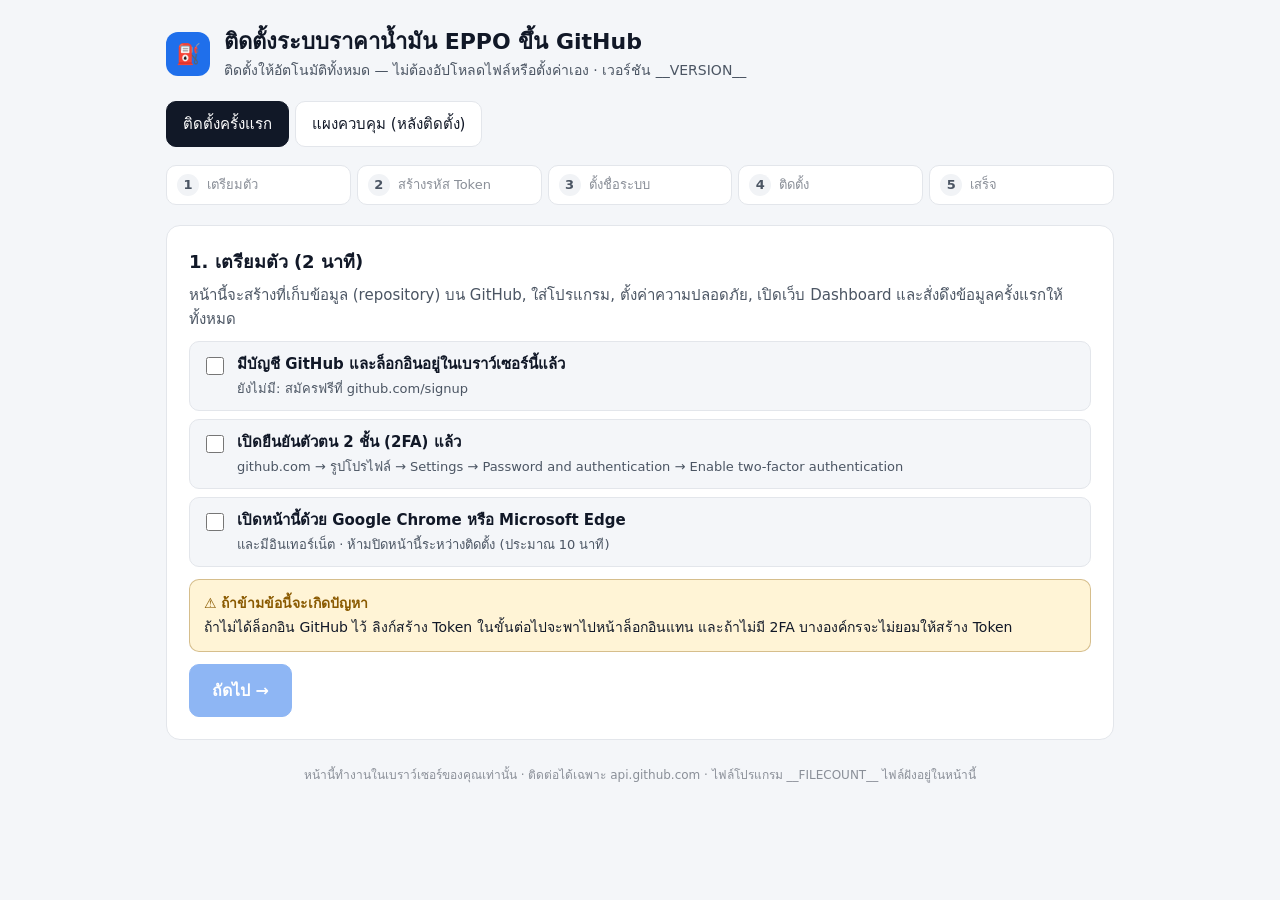
<file: installer/template.html>
<!doctype html>
<html lang="th">
<head>
<meta charset="utf-8">
<meta name="viewport" content="width=device-width, initial-scale=1">
<!-- This page talks ONLY to api.github.com. The token you paste stays in this browser tab's memory and is never saved. -->
<meta http-equiv="Content-Security-Policy" content="default-src 'none'; script-src 'unsafe-inline'; style-src 'unsafe-inline'; connect-src https://api.github.com; img-src data:; base-uri 'none'; form-action 'none'">
<meta name="referrer" content="no-referrer">
<title>ติดตั้งระบบราคาน้ำมัน EPPO</title>
<style>
:root {
  --page: #f4f6f9; --surface: #ffffff; --ink: #111827; --ink-2: #4b5563; --muted: #8a8f98; --line: #e3e6eb;
  --accent: #1f6feb; --accent-ink: #ffffff; --accent-soft: #e8f0fd; --good: #137333; --good-soft: #e6f4ea;
  --warn: #8a5a00; --warn-soft: #fff4d6; --bad: #b3261e; --bad-soft: #fdecea; --code: #f1f3f6;
}
@media (prefers-color-scheme: dark) {
  :root { --page: #0f1115; --surface: #171a20; --ink: #f2f4f7; --ink-2: #c3c8d0; --muted: #8a8f98; --line: #2a2f37;
    --accent: #4c8ff5; --accent-ink: #0b1220; --accent-soft: #19253a; --good: #4cc27a; --good-soft: #13261b;
    --warn: #f0b64a; --warn-soft: #2b2312; --bad: #f28b82; --bad-soft: #2c1714; --code: #20242c; color-scheme: dark; }
}
* { box-sizing: border-box; }
body { margin: 0; background: var(--page); color: var(--ink); font: 15px/1.6 "Leelawadee UI", "Noto Sans Thai", "Segoe UI", system-ui, -apple-system, sans-serif; }
.wrap { max-width: 980px; margin: 0 auto; padding: 28px 16px 60px; }
header.top { display: flex; align-items: center; gap: 14px; margin-bottom: 20px; }
.logo { width: 44px; height: 44px; border-radius: 12px; background: var(--accent); color: var(--accent-ink); display: grid; place-items: center; font-weight: 700; font-size: 20px; flex: none; }
h1 { font-size: 22px; margin: 0; line-height: 1.3; }
.sub { color: var(--ink-2); margin: 2px 0 0; font-size: 14px; }
.steps { display: grid; grid-template-columns: repeat(5, 1fr); gap: 6px; margin: 18px 0 20px; padding: 0; counter-reset: s; }
.steps li { list-style: none; background: var(--surface); border: 1px solid var(--line); border-radius: 10px; padding: 8px 10px; font-size: 13px; color: var(--muted); display: flex; gap: 8px; align-items: center; }
.steps li::before { counter-increment: s; content: counter(s); width: 22px; height: 22px; border-radius: 50%; display: grid; place-items: center; font-weight: 700; background: var(--code); color: var(--ink-2); flex: none; }
.steps li.on { color: var(--ink); border-color: var(--accent); }
.steps li.on::before { background: var(--accent); color: var(--accent-ink); }
.steps li.done { color: var(--good); }
.steps li.done::before { content: "✓"; background: var(--good); color: #fff; }
@media (max-width: 720px) { .steps { grid-template-columns: 1fr 1fr; } }
.card { background: var(--surface); border: 1px solid var(--line); border-radius: 14px; padding: 22px; margin-bottom: 16px; }
.card h2 { font-size: 18px; margin: 0 0 6px; }
.card p { margin: 6px 0; }
.muted { color: var(--ink-2); }
.row { display: flex; flex-wrap: wrap; gap: 10px; align-items: center; }
button, .btn { font: inherit; border: 1px solid var(--line); background: var(--surface); color: var(--ink); border-radius: 10px; padding: 10px 16px; cursor: pointer; text-decoration: none; display: inline-flex; align-items: center; gap: 8px; }
button.primary, .btn.primary { background: var(--accent); color: var(--accent-ink); border-color: var(--accent); font-weight: 600; }
button.big { padding: 13px 22px; font-size: 16px; }
button:disabled { opacity: .5; cursor: not-allowed; }
button:focus-visible, .btn:focus-visible, input:focus-visible { outline: 3px solid var(--accent-soft); outline-offset: 1px; border-color: var(--accent); }
label.f { display: block; font-weight: 600; margin: 14px 0 6px; }
input[type=text], input[type=password] { font: inherit; width: 100%; padding: 11px 12px; border-radius: 10px; border: 1px solid var(--line); background: var(--page); color: var(--ink); }
.hint { font-size: 13px; color: var(--ink-2); }
.note { border-radius: 10px; padding: 12px 14px; margin: 12px 0; font-size: 14px; }
.note > b:first-child { display: block; margin-bottom: 2px; }
.note.warn { background: var(--warn-soft); color: var(--ink); border: 1px solid color-mix(in srgb, var(--warn) 35%, transparent); }
.note.warn > b:first-child { color: var(--warn); }
.note.bad { background: var(--bad-soft); border: 1px solid color-mix(in srgb, var(--bad) 35%, transparent); }
.note.bad > b:first-child { color: var(--bad); }
.note.ok { background: var(--good-soft); border: 1px solid color-mix(in srgb, var(--good) 35%, transparent); }
.note.ok > b:first-child { color: var(--good); }
.note.info { background: var(--accent-soft); border: 1px solid color-mix(in srgb, var(--accent) 30%, transparent); }
ol.how { margin: 8px 0; padding-left: 22px; }
ol.how li { margin: 6px 0; }
code { background: var(--code); border-radius: 5px; padding: 1px 6px; font-family: ui-monospace, Consolas, monospace; font-size: 13px; }
.checks { display: grid; gap: 8px; margin: 10px 0; }
.checks label { display: flex; gap: 10px; align-items: flex-start; background: var(--page); border: 1px solid var(--line); border-radius: 10px; padding: 10px 12px; cursor: pointer; }
.checks input { margin-top: 5px; width: 18px; height: 18px; flex: none; }
.tasks { list-style: none; padding: 0; margin: 10px 0; display: grid; gap: 6px; }
.tasks li { display: grid; grid-template-columns: 28px 1fr auto; gap: 10px; align-items: start; padding: 10px 12px; border: 1px solid var(--line); border-radius: 10px; background: var(--page); }
.tasks .ic { width: 24px; height: 24px; border-radius: 50%; display: grid; place-items: center; font-size: 13px; font-weight: 700; background: var(--code); color: var(--muted); }
.tasks li.run .ic { background: var(--accent); color: var(--accent-ink); animation: pulse 1.2s ease-in-out infinite; }
.tasks li.ok .ic { background: var(--good); color: #fff; }
.tasks li.warn .ic { background: var(--warn); color: #fff; }
.tasks li.fail .ic { background: var(--bad); color: #fff; }
.tasks .t { font-weight: 600; }
.tasks .d { font-size: 13px; color: var(--ink-2); }
.tasks .tm { font-size: 12px; color: var(--muted); font-variant-numeric: tabular-nums; }
@keyframes pulse { 50% { opacity: .55; } }
@media (prefers-reduced-motion: reduce) { .tasks li.run .ic { animation: none; } }
.bar { height: 8px; border-radius: 99px; background: var(--code); overflow: hidden; margin: 10px 0 4px; }
.bar i { display: block; height: 100%; width: 0; background: var(--accent); }
.done-box { text-align: center; padding: 10px 0; }
.done-box .url { font-family: ui-monospace, Consolas, monospace; background: var(--code); padding: 8px 12px; border-radius: 8px; display: inline-block; margin: 8px 0; word-break: break-all; }
.tabs { display: flex; gap: 6px; margin-bottom: 14px; }
.tabs button[aria-selected=true] { background: var(--ink); color: var(--surface); border-color: var(--ink); }
.runs { width: 100%; border-collapse: collapse; font-size: 14px; }
.runs th, .runs td { text-align: left; padding: 8px; border-bottom: 1px solid var(--line); }
footer { color: var(--muted); font-size: 12px; text-align: center; margin-top: 26px; }
[hidden] { display: none !important; }
</style>
</head>
<body>
<div class="wrap">
  <header class="top">
    <div class="logo">⛽</div>
    <div>
      <h1>ติดตั้งระบบราคาน้ำมัน EPPO ขึ้น GitHub</h1>
      <p class="sub">ติดตั้งให้อัตโนมัติทั้งหมด — ไม่ต้องอัปโหลดไฟล์หรือตั้งค่าเอง · เวอร์ชัน __VERSION__</p>
    </div>
  </header>

  <div class="tabs" role="tablist">
    <button type="button" role="tab" id="tab-install" aria-selected="true">ติดตั้งครั้งแรก</button>
    <button type="button" role="tab" id="tab-manage" aria-selected="false">แผงควบคุม (หลังติดตั้ง)</button>
  </div>

  <!-- ===================================================== INSTALL -->
  <div id="view-install">
  <ol class="steps" id="stepper">
    <li data-s="1">เตรียมตัว</li><li data-s="2">สร้างรหัส Token</li><li data-s="3">ตั้งชื่อระบบ</li><li data-s="4">ติดตั้ง</li><li data-s="5">เสร็จ</li>
  </ol>

  <section class="card" data-page="1">
    <h2>1. เตรียมตัว (2 นาที)</h2>
    <p class="muted">หน้านี้จะสร้างที่เก็บข้อมูล (repository) บน GitHub, ใส่โปรแกรม, ตั้งค่าความปลอดภัย, เปิดเว็บ Dashboard และสั่งดึงข้อมูลครั้งแรกให้ทั้งหมด</p>
    <div class="checks">
      <label><input type="checkbox" class="pre"> <span><b>มีบัญชี GitHub และล็อกอินอยู่ในเบราว์เซอร์นี้แล้ว</b><br><span class="hint">ยังไม่มี: สมัครฟรีที่ github.com/signup</span></span></label>
      <label><input type="checkbox" class="pre"> <span><b>เปิดยืนยันตัวตน 2 ชั้น (2FA) แล้ว</b><br><span class="hint">github.com → รูปโปรไฟล์ → Settings → Password and authentication → Enable two-factor authentication</span></span></label>
      <label><input type="checkbox" class="pre"> <span><b>เปิดหน้านี้ด้วย Google Chrome หรือ Microsoft Edge</b><br><span class="hint">และมีอินเทอร์เน็ต · ห้ามปิดหน้านี้ระหว่างติดตั้ง (ประมาณ 10 นาที)</span></span></label>
    </div>
    <div class="note warn"><b>⚠ ถ้าข้ามข้อนี้จะเกิดปัญหา</b>ถ้าไม่ได้ล็อกอิน GitHub ไว้ ลิงก์สร้าง Token ในขั้นต่อไปจะพาไปหน้าล็อกอินแทน และถ้าไม่มี 2FA บางองค์กรจะไม่ยอมให้สร้าง Token</div>
    <div class="row"><button class="primary big" id="go2" type="button" disabled>ถัดไป →</button></div>
  </section>

  <section class="card" data-page="2" hidden>
    <h2>2. สร้างรหัส Token (กุญแจชั่วคราวให้หน้านี้ติดตั้งแทนคุณ)</h2>
    <ol class="how">
      <li>กดปุ่มสีน้ำเงินด้านล่าง → GitHub จะเปิดหน้า <b>New personal access token (classic)</b> ในแท็บใหม่ โดยกรอกไว้ให้แล้ว</li>
      <li>ช่อง <b>Expiration</b> เลือก <b>7 days</b></li>
      <li>ตรวจว่ามีเครื่องหมายถูกที่ <code>repo</code> และ <code>workflow</code> (ติ๊กไว้ให้แล้ว — <b>ห้ามเอาออก</b>)</li>
      <li>เลื่อนลงล่างสุด กด <b>Generate token</b> (สีเขียว)</li>
      <li>กดปุ่มคัดลอก 📋 ข้างรหัสที่ขึ้นต้นด้วย <code>ghp_</code> แล้วกลับมาวางในช่องด้านล่าง</li>
    </ol>
    <div class="row"><a class="btn primary" id="tokLink" href="https://github.com/settings/tokens/new?scopes=repo,workflow&amp;description=EPPO-oil-price-installer" target="_blank" rel="noopener noreferrer">🔑 เปิดหน้าสร้าง Token บน GitHub</a></div>
    <div class="note warn"><b>⚠ จุดที่ถ้าไม่ทำ ระบบจะติดตั้งไม่ผ่าน</b>
      ถ้าไม่ได้ติ๊ก <code>workflow</code> ขั้น "อัปโหลดโปรแกรม" จะล้มเหลว (GitHub ไม่ยอมให้วางไฟล์ตั้งเวลาอัตโนมัติ) · รหัส Token จะแสดง<b>ครั้งเดียว</b> ถ้าปิดหน้าไปก่อนคัดลอกต้องสร้างใหม่</div>
    <label class="f" for="token">วางรหัส Token ที่นี่</label>
    <input type="password" id="token" autocomplete="off" spellcheck="false" placeholder="ghp_xxxxxxxxxxxxxxxxxxxx">
    <p class="hint">🔒 รหัสนี้อยู่ในหน้านี้เท่านั้น ไม่ถูกบันทึกที่ไหน และส่งไปที่ api.github.com เท่านั้น · หลังติดตั้งเสร็จให้ลบทิ้ง (มีปุ่มพาไปลบในขั้นสุดท้าย)</p>
    <div id="tokMsg"></div>
    <div class="row"><button type="button" id="back1">← ย้อนกลับ</button><button class="primary big" id="checkTok" type="button">ตรวจรหัส แล้วไปต่อ →</button></div>
  </section>

  <section class="card" data-page="3" hidden>
    <h2>3. ตั้งชื่อระบบ</h2>
    <p>บัญชี GitHub: <b id="who">—</b></p>
    <label class="f" for="repo">ชื่อที่เก็บข้อมูล (repository) — ใช้ภาษาอังกฤษ ตัวเลข หรือขีด <code>-</code> เท่านั้น</label>
    <input type="text" id="repo" value="eppo-oil-price" autocomplete="off" spellcheck="false">
    <p class="hint">ลิงก์ Dashboard จะเป็น <code id="urlPreview">https://…github.io/eppo-oil-price/</code></p>
    <div id="repoMsg"></div>
    <div class="note info"><b>ℹ ทำไมต้องเป็นแบบสาธารณะ (Public)</b>GitHub เปิดเว็บ Dashboard ให้ฟรีเฉพาะที่เก็บแบบ Public · ข้อมูลราคาน้ำมันเป็นข้อมูลสาธารณะของรัฐ และระบบนี้ไม่มีรหัสผ่านใด ๆ อยู่ข้างใน · <b>ห้ามนำไฟล์ภายในบริษัทไปใส่ในที่เก็บนี้</b></div>
    <div class="row"><button type="button" id="back2">← ย้อนกลับ</button><button class="primary big" id="startInstall" type="button">🚀 เริ่มติดตั้ง</button></div>
  </section>

  <section class="card" data-page="4" hidden>
    <h2>4. กำลังติดตั้ง… ห้ามปิดหน้านี้</h2>
    <div class="bar"><i id="prog"></i></div><p class="hint" id="progTxt">0%</p>
    <ul class="tasks" id="tasks"></ul>
    <div id="installMsg"></div>
    <div class="row" id="failActions" hidden>
      <button type="button" id="retryInstall" class="primary">ลองอีกครั้งจากขั้นที่ล้มเหลว</button>
      <button type="button" id="newToken">ใส่ Token ใหม่ แล้วทำต่อ</button>
      <a class="btn" id="logLink" href="#" target="_blank" rel="noopener noreferrer" hidden>เปิดหน้า Log บน GitHub</a>
    </div>
  </section>

  <section class="card" data-page="5" hidden>
    <div class="done-box">
      <div style="font-size:44px">🎉</div>
      <h2>ติดตั้งเสร็จแล้ว</h2>
      <p class="muted">ระบบจะดึงราคาเองทุกวันเวลาประมาณ 10:05 น. (และรอบสำรอง 11:35 น.) โดยไม่ต้องเปิดคอมพิวเตอร์</p>
      <div class="url" id="siteUrl">—</div>
      <div class="row" style="justify-content:center;margin-top:8px"><a class="btn primary big" id="openSite" href="#" target="_blank" rel="noopener noreferrer">📊 เปิด Dashboard</a>
        <a class="btn" id="openRepo" href="#" target="_blank" rel="noopener noreferrer">เปิดที่เก็บบน GitHub</a></div>
      <p class="hint">ถ้าเปิดแล้วขึ้น 404 ให้รอ 1–2 นาทีแล้วกดรีเฟรช (GitHub กำลังเผยแพร่เว็บครั้งแรก)</p>
    </div>
    <div class="note warn"><b>⚠ ขั้นสุดท้ายที่ต้องทำ: ลบ Token</b>เพื่อความปลอดภัย กดปุ่มด้านล่าง → หา Token ชื่อ <code>EPPO-oil-price-installer</code> → กด <b>Delete</b> · (ถ้าจะใช้แผงควบคุมภายหลัง ค่อยสร้าง Token ใหม่ได้)</div>
    <div class="row"><a class="btn" href="https://github.com/settings/tokens" target="_blank" rel="noopener noreferrer">🗑 ไปหน้าลบ Token</a></div>
    <div class="note info"><b>ℹ ข้อมูลย้อนหลังกำลังดึงต่อบน GitHub (ประมาณ 1–1.5 ชั่วโมง)</b>Dashboard ใช้ข้อมูลตั้งต้นที่แนบมาได้ทันที (ราคาทุกแบรนด์ 1 ม.ค. – 10 ก.ค. 2561 จากคลังข้อมูลปุ่ม Generate ของ สนพ. + ราคา ปตท. 2561–ปัจจุบัน) · เมื่อดึงย้อนหลังเสร็จ จะมีรายละเอียดภาษี/กองทุน/ค่าการตลาดครบทุกวัน และ Dashboard อัปเดตเอง · ปิดหน้านี้ได้เลย</div>
    <div class="note info"><b>ℹ บันทึกลิงก์ Dashboard ไว้</b>กด <code>Ctrl</code>+<code>D</code> ในหน้า Dashboard เพื่อบุ๊กมาร์ก หรือแชร์ลิงก์ให้เพื่อนร่วมงาน (ทุกคนเปิดดูได้ แต่แก้ข้อมูลไม่ได้)</div>
    <div id="doneWarn"></div>
  </section>
  </div>

  <!-- ===================================================== MANAGE -->
  <div id="view-manage" hidden>
    <section class="card">
      <h2>แผงควบคุม</h2>
      <p class="muted">ใช้เมื่ออยากสั่งดึงข้อมูลทันที ดูว่าระบบรันสำเร็จไหม หรือแก้ปัญหา — ต้องใช้ Token (สร้างแบบเดียวกับขั้นที่ 2)</p>
      <div class="row" style="align-items:flex-end">
        <div style="flex:2;min-width:220px"><label class="f" for="mToken">Token</label><input type="password" id="mToken" autocomplete="off" placeholder="ghp_…"></div>
        <div style="flex:1;min-width:160px"><label class="f" for="mRepo">ชื่อ repository</label><input type="text" id="mRepo" value="eppo-oil-price" autocomplete="off"></div>
        <button class="primary" type="button" id="mConnect">เชื่อมต่อ</button>
      </div>
      <div id="mMsg"></div>
    </section>
    <section class="card" id="mPanel" hidden>
      <h2>สั่งงาน</h2>
      <div class="row">
        <button type="button" class="primary" data-act="daily">⟳ ดึงราคาวันนี้ตอนนี้</button>
        <button type="button" data-act="backfill">⏮ ดึงย้อนหลังตั้งแต่ 1 ม.ค. 2561 ใหม่</button>
        <button type="button" data-act="rebuild">🧱 สร้างรายงาน/Dashboard ใหม่</button>
        <button type="button" data-act="update">⬆ อัปเดตโปรแกรมเป็นเวอร์ชันนี้ (ข้อมูลเดิมอยู่ครบ)</button>
      </div>
      <h2 style="margin-top:18px">แก้ปัญหา</h2>
      <div class="row">
        <button type="button" data-act="fix-network">🛡 โหมดแก้ปัญหาเครือข่าย (ถ้าขั้น Harden runner ล้ม)</button>
        <button type="button" data-act="fix-network-off">🛡 กลับเป็นโหมดบล็อกเครือข่าย (ปลอดภัยสุด)</button>
        <button type="button" data-act="fix-settings">⚙ ตั้งค่า Pages/ความปลอดภัยใหม่อีกครั้ง</button>
      </div>
      <div id="actMsg"></div>
      <h2 style="margin-top:18px">การรัน 10 ครั้งล่าสุด</h2>
      <div style="overflow-x:auto"><table class="runs"><thead><tr><th>เวลา</th><th>ประเภท</th><th>ผล</th><th></th></tr></thead><tbody id="runsBody"></tbody></table></div>
      <div class="row" style="margin-top:10px"><button type="button" id="mRefresh">รีเฟรชสถานะ</button><a class="btn" id="mSite" href="#" target="_blank" rel="noopener noreferrer">📊 เปิด Dashboard</a></div>
    </section>
  </div>

  <footer>หน้านี้ทำงานในเบราว์เซอร์ของคุณเท่านั้น · ติดต่อได้เฉพาะ api.github.com · ไฟล์โปรแกรม __FILECOUNT__ ไฟล์ฝังอยู่ในหน้านี้</footer>
</div>

<script>
'use strict';
const FILES = __FILES__;            // [{path, b64}] - the whole system, embedded
const VERSION = '__VERSION__';
const API = 'https://api.github.com';
const WF = 'daily-update.yml';
const DATA_PREFIXES = ['data/', 'reports/'];   // kept when updating an existing install
const ALWAYS_UPLOAD = ['data/seed/', 'data/archive_retail_brand.csv', 'data/manual/README.md'];   // fixed reference data, safe to (re)write

const $ = (s) => document.querySelector(s);
function el(tag, attrs, ...kids) { const e = document.createElement(tag); for (const [k, v] of Object.entries(attrs || {})) { if (v == null) continue; if (k === 'class') e.className = v; else e.setAttribute(k, v); } for (const c of kids.flat()) if (c != null) e.append(c instanceof Node ? c : document.createTextNode(String(c))); return e; }
function msg(host, kind, title, body) { const n = typeof host === 'string' ? $(host) : host; n.replaceChildren(el('div', { class: 'note ' + kind }, el('b', {}, title), body || '')); }
const sleep = (ms) => new Promise((r) => setTimeout(r, ms));

// ------------------------------------------------------------------ GitHub API
class GhError extends Error { constructor(status, message, path) { super(message); this.status = status; this.path = path; } }
function makeGh(token) {
  return async function gh(method, path, body, okExtra) {
    const r = await fetch(API + path, { method, headers: { Authorization: 'Bearer ' + token, Accept: 'application/vnd.github+json', 'X-GitHub-Api-Version': '2022-11-28', ...(body ? { 'Content-Type': 'application/json' } : {}) }, body: body ? JSON.stringify(body) : undefined, cache: 'no-store' });
    const text = await r.text(); let json = null; try { json = text ? JSON.parse(text) : null; } catch (e) { /* not json */ }
    if (!r.ok && !(okExtra || []).includes(r.status)) throw new GhError(r.status, (json && (json.message + (json.errors ? ' ' + JSON.stringify(json.errors) : ''))) || text || ('HTTP ' + r.status), path);
    return { status: r.status, json, headers: r.headers };
  };
}
function thaiHint(e) {
  const m = String(e && e.message || e);
  if (/workflow` scope|without `workflow`/i.test(m)) return 'Token ไม่ได้ติ๊กสิทธิ์ workflow → สร้าง Token ใหม่ตามขั้นที่ 2 (ต้องมีทั้ง repo และ workflow)';
  if (e && e.status === 401) return 'รหัส Token ไม่ถูกต้อง หมดอายุ หรือถูกลบแล้ว → สร้างใหม่ในขั้นที่ 2';
  if (e && e.status === 403 && /rate limit/i.test(m)) return 'เรียก GitHub ถี่เกินไป → รอ 5–10 นาทีแล้วกด "ลองอีกครั้ง"';
  if (e && e.status === 403) return 'Token ไม่มีสิทธิ์พอ (ต้องติ๊ก repo และ workflow) หรือองค์กรของคุณปิดการใช้ Token → สร้าง Token ใหม่ หรือติดต่อผู้ดูแล GitHub ขององค์กร';
  if (/plan does not support|Pages.*not.*available/i.test(m)) return 'บัญชี GitHub ฟรีเปิด Pages ได้เฉพาะ repository แบบ Public → ตรวจว่า repository เป็น Public';
  if (/name already exists/i.test(m)) return 'มี repository ชื่อนี้อยู่แล้ว → เปลี่ยนชื่อ หรือเลือก "ติดตั้งทับ"';
  if (/Failed to fetch|NetworkError|Load failed/i.test(m)) return 'เชื่อมต่อ api.github.com ไม่ได้ → ตรวจอินเทอร์เน็ต/ไฟร์วอลล์ขององค์กร แล้วกดลองอีกครั้ง';
  return 'ข้อความจาก GitHub: ' + m;
}

// ------------------------------------------------------------------ wizard navigation
let page = 1; let gh = null; let login = null; let tokenScopes = '';
function go(n) {
  page = n;
  document.querySelectorAll('[data-page]').forEach((s) => { s.hidden = +s.dataset.page !== n; });
  document.querySelectorAll('#stepper li').forEach((li) => { const s = +li.dataset.s; li.className = s < n ? 'done' : s === n ? 'on' : ''; });
  window.scrollTo({ top: 0, behavior: 'smooth' });
}
document.querySelectorAll('.pre').forEach((c) => c.addEventListener('change', () => { $('#go2').disabled = ![...document.querySelectorAll('.pre')].every((x) => x.checked); }));
$('#go2').onclick = () => go(2); $('#back1').onclick = () => go(1); $('#back2').onclick = () => go(2);
$('#repo').addEventListener('input', () => { $('#urlPreview').textContent = `https://${(login || '…').toLowerCase()}.github.io/${$('#repo').value.trim()}/`; });

$('#checkTok').onclick = async () => {
  const t = $('#token').value.trim();
  if (!/^(ghp_|github_pat_)[A-Za-z0-9_]{20,}$/.test(t)) { msg('#tokMsg', 'bad', '✗ รูปแบบรหัสไม่ถูกต้อง', 'รหัสต้องขึ้นต้นด้วย ghp_ (หรือ github_pat_) — คัดลอกให้ครบทั้งบรรทัด ไม่มีช่องว่าง'); return; }
  $('#checkTok').disabled = true; msg('#tokMsg', 'info', 'กำลังตรวจรหัส…');
  try {
    gh = makeGh(t);
    const r = await gh('GET', '/user');
    login = r.json.login; tokenScopes = r.headers.get('x-oauth-scopes');
    if (t.startsWith('ghp_') && tokenScopes != null) {
      const sc = tokenScopes.split(',').map((x) => x.trim());
      const miss = ['repo', 'workflow'].filter((x) => !sc.includes(x));
      if (miss.length) { msg('#tokMsg', 'bad', '✗ Token ขาดสิทธิ์: ' + miss.join(', '), 'สร้าง Token ใหม่ด้วยปุ่มสีน้ำเงินด้านบน และอย่าเอาเครื่องหมายถูกที่ repo และ workflow ออก'); return; }
    }
    $('#who').textContent = login; $('#repo').dispatchEvent(new Event('input'));
    msg('#tokMsg', 'ok', '✓ รหัสถูกต้อง', `เชื่อมกับบัญชี ${login} แล้ว`);
    await sleep(500); go(3);
  } catch (e) { msg('#tokMsg', 'bad', '✗ ตรวจรหัสไม่ผ่าน', thaiHint(e)); }
  finally { $('#checkTok').disabled = false; }
};

// ------------------------------------------------------------------ install tasks
const TASKS = [
  ['repo', 'สร้างที่เก็บข้อมูล (repository)', 'Public · ชื่อตามที่ตั้งไว้'],
  ['upload', 'อัปโหลดโปรแกรมและข้อมูลตั้งต้น', `${FILES.length} ไฟล์ ในครั้งเดียว (ไม่มีปัญหาโฟลเดอร์ซ้อน)`],
  ['actions', 'ตั้งค่าความปลอดภัยของตัวรันอัตโนมัติ', 'อนุญาตเฉพาะ Action ของ GitHub + ตัวบล็อกเครือข่าย · สิทธิ์เริ่มต้นแบบอ่านอย่างเดียว'],
  ['pages', 'เปิดเว็บ Dashboard (GitHub Pages)', 'Source = GitHub Actions'],
  ['security', 'เปิดการป้องกันเพิ่มเติม', 'ห้ามลบ/เขียนทับประวัติ branch main · สแกนรหัสลับ · แจ้งเตือนช่องโหว่'],
  ['register', 'รอ GitHub รู้จักตัวรันอัตโนมัติ', 'ปกติไม่เกิน 1 นาที'],
  ['dispatch', 'สั่งดึงราคาวันนี้และสร้าง Dashboard', ''],
  ['run', 'รอดึงข้อมูลและเผยแพร่ Dashboard', 'ประมาณ 3–6 นาที · แสดงขั้นตอนย่อยตามจริง'],
  ['history', 'สั่งดึงข้อมูลย้อนหลังเต็มชุดตั้งแต่ 1 ม.ค. 2561', 'GitHub ทำต่อเองประมาณ 1–1.5 ชม. · ไม่ต้องรอ ปิดหน้านี้ได้'],
];
const state = { done: new Set(), owner: null, repo: null, mode: 'install', runId: null, dispatchedAt: null, pagesUrl: null };
function renderTasks(cur, curState, detail) {
  const ul = $('#tasks'); ul.replaceChildren();
  TASKS.forEach(([id, t, d], i) => {
    let cls = state.done.has(id) ? 'ok' : id === cur ? curState : '';
    const ic = cls === 'ok' ? '✓' : cls === 'fail' ? '!' : cls === 'warn' ? '!' : String(i + 1);
    ul.append(el('li', { class: cls }, el('span', { class: 'ic' }, ic), el('div', {}, el('div', { class: 't' }, t), el('div', { class: 'd' }, id === cur && detail ? detail : d)), el('span', { class: 'tm' }, '')));
  });
  const pct = Math.round((state.done.size / TASKS.length) * 100);
  $('#prog').style.width = pct + '%'; $('#progTxt').textContent = pct + '%';
}
async function step(id, fn) {
  if (state.done.has(id)) return;
  renderTasks(id, 'run');
  const res = await fn((detail) => renderTasks(id, 'run', detail));
  state.done.add(id); renderTasks(null);
  return res;
}

async function uploadFiles(owner, repo, onlyCode, report) {
  const r = await gh('GET', `/repos/${owner}/${repo}`);
  const branch = 'main';
  let head = null; let baseTree = null;
  const ref = await gh('GET', `/repos/${owner}/${repo}/git/ref/heads/${r.json.default_branch}`, null, [404, 409]);
  if (ref.status === 200) { head = ref.json.object.sha; const c = await gh('GET', `/repos/${owner}/${repo}/git/commits/${head}`); baseTree = c.json.tree.sha; }
  else {   // completely empty repository: create a first commit through the contents API
    await gh('PUT', `/repos/${owner}/${repo}/contents/.installer-init`, { message: 'init', content: btoa('init'), branch });
    return uploadFiles(owner, repo, onlyCode, report);
  }
  const files = onlyCode ? FILES.filter((f) => ALWAYS_UPLOAD.some((p) => f.path.startsWith(p)) || !DATA_PREFIXES.some((p) => f.path.startsWith(p))) : FILES;
  const tree = []; let n = 0;
  const queue = files.slice(); const workers = [];
  for (let w = 0; w < 4; w++) workers.push((async () => {
    while (queue.length) {
      const f = queue.shift();
      const b = await gh('POST', `/repos/${owner}/${repo}/git/blobs`, { content: f.b64, encoding: 'base64' });
      tree.push({ path: f.path, mode: '100644', type: 'blob', sha: b.json.sha });
      n++; report(`อัปโหลดแล้ว ${n}/${files.length} ไฟล์`);
    }
  })());
  await Promise.all(workers);
  // install = exact copy of the system (removes wrongly nested folders from earlier manual uploads);
  // update = new program files on top of the current tree (collected data kept)
  const t = await gh('POST', `/repos/${owner}/${repo}/git/trees`, onlyCode ? { base_tree: baseTree, tree } : { tree });
  const c = await gh('POST', `/repos/${owner}/${repo}/git/commits`, { message: (onlyCode ? 'Update program ' : 'Install EPPO oil price system ') + VERSION, tree: t.json.sha, parents: head ? [head] : [] });
  const has = await gh('GET', `/repos/${owner}/${repo}/git/ref/heads/${branch}`, null, [404]);
  if (has.status === 404) await gh('POST', `/repos/${owner}/${repo}/git/refs`, { ref: 'refs/heads/' + branch, sha: c.json.sha });
  else await gh('PATCH', `/repos/${owner}/${repo}/git/refs/heads/${branch}`, { sha: c.json.sha, force: true });
  if (r.json.default_branch !== branch) await gh('PATCH', `/repos/${owner}/${repo}`, { default_branch: branch });
}
async function applySettings(owner, repo, warn) {
  const P = `/repos/${owner}/${repo}`;
  await gh('PUT', P + '/actions/permissions', { enabled: true, allowed_actions: 'selected' });
  await gh('PUT', P + '/actions/permissions/selected-actions', { github_owned_allowed: true, verified_allowed: false, patterns_allowed: ['step-security/harden-runner@*'] });
  await gh('PUT', P + '/actions/permissions/workflow', { default_workflow_permissions: 'read', can_approve_pull_request_reviews: false });
  try { await gh('PUT', P + '/actions/permissions/fork-pr-contributor-approval', { approval_policy: 'all_external_contributors' }); } catch (e) { /* optional, older API */ }
  void warn;
}
async function enablePages(owner, repo) {
  const P = `/repos/${owner}/${repo}/pages`;
  const r = await gh('POST', P, { build_type: 'workflow' }, [409]);
  if (r.status === 409) await gh('PUT', P, { build_type: 'workflow' });
}
async function extraSecurity(owner, repo, warn) {
  const P = `/repos/${owner}/${repo}`;
  try {
    const list = await gh('GET', P + '/rulesets');
    if (!(list.json || []).some((x) => x.name === 'protect-main')) {
      await gh('POST', P + '/rulesets', { name: 'protect-main', target: 'branch', enforcement: 'active', conditions: { ref_name: { include: ['~DEFAULT_BRANCH'], exclude: [] } }, rules: [{ type: 'deletion' }, { type: 'non_fast_forward' }] });
    }
  } catch (e) { warn('ตั้งกฎป้องกัน branch ไม่สำเร็จ (' + e.status + ') — ระบบยังทำงานได้ ตั้งเองภายหลังได้ตามคู่มือ'); }
  try { await gh('PATCH', P, { security_and_analysis: { secret_scanning: { status: 'enabled' }, secret_scanning_push_protection: { status: 'enabled' } } }); }
  catch (e) { warn('เปิดสแกนรหัสลับไม่สำเร็จ — ไม่กระทบการทำงาน'); }
  try { await gh('PUT', P + '/vulnerability-alerts'); } catch (e) { /* optional */ }
}
async function waitWorkflow(owner, repo, report) {
  for (let i = 0; i < 30; i++) {
    const r = await gh('GET', `/repos/${owner}/${repo}/actions/workflows`);
    const w = (r.json.workflows || []).find((x) => x.path === '.github/workflows/' + WF);
    if (w && w.state === 'active') return w;
    if (w && w.state !== 'active') await gh('PUT', `/repos/${owner}/${repo}/actions/workflows/${WF}/enable`, null, [204]);
    report(`รอ… (${(i + 1) * 5} วินาที)`); await sleep(5000);
  }
  throw new GhError(0, 'GitHub ยังไม่พบไฟล์ .github/workflows/' + WF + ' — ตรวจว่าเปิดใช้ Actions ในบัญชี/องค์กรแล้ว');
}
async function dispatch(owner, repo, mode, start) {
  const inputs = { mode }; if (start) inputs.backfill_start = start;
  for (let i = 0; i < 6; i++) {
    const r = await gh('POST', `/repos/${owner}/${repo}/actions/workflows/${WF}/dispatches`, { ref: 'main', inputs }, [404, 422]);
    if (r.status === 204) return new Date(Date.now() - 60000).toISOString();
    await sleep(5000);
  }
  throw new GhError(422, 'สั่งรันไม่สำเร็จ (workflow_dispatch)');
}
const STEP_TH = { 'Harden runner - block every outbound connection except the allow-list': 'เปิดตัวบล็อกเครือข่าย', 'Checkout': 'ดึงโปรแกรม', 'Set up Python': 'เตรียม Python', 'Install dependencies (hash-pinned)': 'ติดตั้งแพ็กเกจ (ตรวจ hash)', 'Unit tests (offline)': 'ทดสอบโปรแกรม', 'Fetch & build': 'ดึงข้อมูลจาก สนพ. + สร้างรายงาน', 'Commit data (only if something changed)': 'บันทึกข้อมูลลง GitHub', 'Upload dashboard for GitHub Pages': 'เตรียมไฟล์เว็บ', 'Deploy to GitHub Pages': 'เผยแพร่ Dashboard' };
function stepHint(name) {
  if (/Harden/i.test(name)) return 'ตัวบล็อกเครือข่ายบล็อกสิ่งที่จำเป็น → ไปแท็บ "แผงควบคุม" กด "โหมดแก้ปัญหาเครือข่าย" แล้วสั่งดึงข้อมูลใหม่';
  if (/Check fetch|Fail the run/i.test(name)) return 'Dashboard ออนไลน์แล้ว แต่ดึงข้อมูลจาก สนพ. ไม่สำเร็จ → รอ 30 นาทีแล้วสั่ง "ดึงราคาวันนี้ตอนนี้" ในแผงควบคุม · ถ้ายังไม่ได้ ลอง "โหมดแก้ปัญหาเครือข่าย"';
  if (/Fetch/i.test(name)) return 'ดึงข้อมูลจากเว็บ สนพ. ไม่สำเร็จ (อาจถูกไฟร์วอลล์ของ สนพ. บล็อกชั่วคราว) → รอ 30 นาทีแล้วสั่ง "ดึงข้อมูลตอนนี้" ในแผงควบคุม · ถ้าเป็นหลายวัน ดูคู่มือหัวข้อ "รันบนเครื่องในองค์กร"';
  if (/Deploy|Pages/i.test(name)) return 'เผยแพร่เว็บไม่สำเร็จ → แผงควบคุม กด "ตั้งค่า Pages/ความปลอดภัยใหม่อีกครั้ง" แล้วสั่ง "สร้างรายงาน/Dashboard ใหม่"';
  if (/Install dependencies|Set up Python/i.test(name)) return 'ดาวน์โหลดแพ็กเกจไม่สำเร็จ (เครือข่ายของ GitHub) → สั่งรันใหม่อีกครั้ง';
  if (/Commit/i.test(name)) return 'บันทึกข้อมูลไม่ได้ → ตรวจว่า Settings → Actions → General → Workflow permissions ไม่ได้ถูกองค์กรล็อกไว้';
  return 'เปิด Log เพื่อดูรายละเอียด แล้วดูคู่มือหัวข้อ "แก้ปัญหา"';
}
async function watchRun(owner, repo, since, report) {
  let run = null;
  for (let i = 0; i < 40 && !run; i++) {
    const r = await gh('GET', `/repos/${owner}/${repo}/actions/workflows/${WF}/runs?per_page=5&event=workflow_dispatch`);
    run = (r.json.workflow_runs || []).find((x) => x.created_at >= since) || null;
    if (!run) { report('รอ GitHub เริ่มงาน…'); await sleep(5000); }
  }
  if (!run) throw new GhError(0, 'GitHub ไม่เริ่มงานภายใน 3 นาที');
  state.runId = run.id; $('#logLink').href = run.html_url; $('#logLink').hidden = false;
  const t0 = Date.now();
  for (;;) {
    const rr = await gh('GET', `/repos/${owner}/${repo}/actions/runs/${run.id}`); run = rr.json;
    const jobs = (await gh('GET', `/repos/${owner}/${repo}/actions/runs/${run.id}/jobs`)).json.jobs || [];
    const steps = jobs.flatMap((j) => (j.steps || []).map((s) => ({ ...s, job: j.name })));
    const cur = steps.find((s) => s.status === 'in_progress') || steps.filter((s) => s.status === 'completed').pop();
    const mins = Math.floor((Date.now() - t0) / 60000);
    report(`${cur ? (STEP_TH[cur.name] || cur.name) : 'กำลังเริ่ม'} · ผ่านไป ${mins} นาที · ${steps.filter((s) => s.conclusion === 'success').length}/${steps.length || '?'} ขั้นตอนย่อย`);
    if (run.status === 'completed') {
      if (run.conclusion === 'success') return run;
      const dep = jobs.find((j) => /Deploy/i.test(j.name)); const chk = jobs.find((j) => /Check fetch/i.test(j.name));
      const upd = jobs.find((j) => /Fetch EPPO/i.test(j.name));
      if (dep && dep.conclusion === 'success' && upd && upd.conclusion === 'success' && chk && chk.conclusion === 'failure') {
        run.partial = true; return run;   // dashboard is online with the bundled data; EPPO fetch failed
      }
      const bad = steps.find((s) => s.conclusion === 'failure') || { name: '' };
      const e = new GhError(0, `ขั้น "${STEP_TH[bad.name] || bad.name || 'ไม่ทราบ'}" ล้มเหลว`); e.hint = stepHint(bad.name); throw e;
    }
    await sleep(10000);
  }
}

async function install() {
  const name = $('#repo').value.trim();
  if (!/^[A-Za-z0-9._-]{1,90}$/.test(name)) { msg('#repoMsg', 'bad', '✗ ชื่อไม่ถูกต้อง', 'ใช้ได้เฉพาะ a-z, A-Z, 0-9, จุด, ขีด และขีดล่าง'); return; }
  const resuming = state.repo === name && state.done.size > 0;   // coming back after "ใส่ Token ใหม่"
  state.owner = login; state.repo = name;
  const P = `/repos/${login}/${name}`;
  const ex = await gh('GET', P, null, [404]);
  if (ex.status === 200 && !resuming) {
    const hasData = await gh('GET', P + '/contents/data/retail_prices_brand.csv', null, [404]);
    state.mode = hasData.status === 200 ? 'update' : 'install';
    const text = state.mode === 'update'
      ? `มี repository "${name}" ที่ติดตั้งระบบนี้อยู่แล้ว → จะอัปเดตเฉพาะโปรแกรม ข้อมูลราคาที่เก็บไว้จะอยู่ครบ`
      : `มี repository "${name}" อยู่แล้ว แต่ไฟล์ไม่ถูกต้อง (เช่น อัปโหลดซ้อนโฟลเดอร์) → จะแทนที่ไฟล์ทั้งหมดด้วยชุดที่ถูกต้อง`;
    if (!$('#confirmExisting') || !$('#confirmExisting').checked) {
      const box = el('div', { class: 'note warn' }, el('b', {}, '⚠ ' + text), el('label', {}, el('input', { type: 'checkbox', id: 'confirmExisting' }), ' ยืนยัน ดำเนินการต่อ'));
      $('#repoMsg').replaceChildren(box); $('#confirmExisting').addEventListener('change', () => { if ($('#confirmExisting').checked) install(); }); return;
    }
    if (ex.json.private) { msg('#repoMsg', 'bad', '✗ repository นี้เป็น Private', 'GitHub ฟรีเปิดเว็บ Dashboard ได้เฉพาะแบบ Public → ไปที่ repository → Settings → General → Danger Zone → Change visibility → Public หรือเปลี่ยนชื่อใหม่'); return; }
  }
  go(4); await runInstall();
}
async function runInstall() {
  const { owner, repo } = { owner: state.owner, repo: state.repo }; const P = `/repos/${owner}/${repo}`;
  const warns = []; const warn = (w) => warns.push(w);
  $('#failActions').hidden = true; $('#installMsg').replaceChildren();
  try {
    await step('repo', async () => {
      const ex = await gh('GET', P, null, [404]);
      if (ex.status === 404) {
        await gh('POST', '/user/repos', { name: repo, description: 'ราคาขายปลีกน้ำมันรายแบรนด์จาก สนพ. (EPPO) — ดึงอัตโนมัติทุกวัน', private: false, auto_init: true, has_wiki: false, has_projects: false });
        for (let i = 0; i < 10; i++) { const r = await gh('GET', P + '/git/ref/heads/main', null, [404, 409]); if (r.status === 200) break; await sleep(2000); }
      }
    });
    await step('upload', (report) => uploadFiles(owner, repo, state.mode === 'update', report));
    await step('actions', () => applySettings(owner, repo, warn));
    await step('pages', () => enablePages(owner, repo));
    await step('security', () => extraSecurity(owner, repo, warn));
    await step('register', (report) => waitWorkflow(owner, repo, report));
    await step('dispatch', async () => { state.dispatchedAt = await dispatch(owner, repo, 'daily', null); });
    const run = await step('run', (report) => watchRun(owner, repo, state.dispatchedAt, report));
    // full history (EPPO per-brand archive 2018 + daily price-structure files 2018 -> today) runs on GitHub by itself
    await step('history', async () => { await dispatch(owner, repo, 'backfill', '2018-01-01'); });
    if (run && run.partial) warn('Dashboard ออนไลน์แล้วด้วยข้อมูลตั้งต้น แต่รอบนี้ดึงข้อมูลจากเว็บ สนพ. ไม่สำเร็จ (อาจถูกไฟร์วอลล์ของ สนพ. บล็อกชั่วคราว) — ระบบจะลองเองอีกครั้งตามเวลา 10:05 น. หรือกด "ดึงราคาวันนี้ตอนนี้" ในแท็บแผงควบคุมภายหลัง');
    const pg = await gh('GET', P + '/pages', null, [404]);
    state.pagesUrl = pg.status === 200 ? pg.json.html_url : `https://${owner.toLowerCase()}.github.io/${repo}/`;
    $('#siteUrl').textContent = state.pagesUrl; $('#openSite').href = state.pagesUrl; $('#openRepo').href = `https://github.com/${owner}/${repo}`;
    if (warns.length) msg('#doneWarn', 'warn', 'ข้อสังเกต (ไม่กระทบการทำงาน)', warns.join(' · '));
    go(5);
  } catch (e) {
    const cur = TASKS.find(([id]) => !state.done.has(id));
    renderTasks(cur && cur[0], 'fail', e.hint || thaiHint(e));
    msg('#installMsg', 'bad', '✗ ติดตั้งไม่สำเร็จที่ขั้น: ' + (cur ? cur[1] : ''), e.hint || thaiHint(e));
    $('#failActions').hidden = false;
  }
}
$('#startInstall').onclick = () => install().catch((e) => msg('#repoMsg', 'bad', '✗ ' + thaiHint(e)));
$('#newToken').onclick = () => { $('#token').value = ''; $('#tokMsg').replaceChildren(); go(2); };
$('#retryInstall').onclick = () => { if (state.done.has('dispatch') && !state.done.has('run')) { state.done.delete('dispatch'); } runInstall(); };

// ------------------------------------------------------------------ control panel
function tab(which) { $('#tab-install').setAttribute('aria-selected', String(which === 'install')); $('#tab-manage').setAttribute('aria-selected', String(which === 'manage')); $('#view-install').hidden = which !== 'install'; $('#view-manage').hidden = which !== 'manage'; }
$('#tab-install').onclick = () => tab('install'); $('#tab-manage').onclick = () => tab('manage');
let mgh = null; let mOwner = null; let mRepo = null;
$('#mConnect').onclick = async () => {
  try {
    mgh = makeGh($('#mToken').value.trim()); gh = mgh;
    const u = await mgh('GET', '/user'); mOwner = u.json.login; mRepo = $('#mRepo').value.trim();
    await mgh('GET', `/repos/${mOwner}/${mRepo}`);
    login = mOwner; msg('#mMsg', 'ok', `✓ เชื่อมต่อ ${mOwner}/${mRepo} แล้ว`); $('#mPanel').hidden = false;
    const pg = await mgh('GET', `/repos/${mOwner}/${mRepo}/pages`, null, [404]);
    $('#mSite').href = pg.status === 200 ? pg.json.html_url : `https://${mOwner.toLowerCase()}.github.io/${mRepo}/`;
    loadRuns();
  } catch (e) { msg('#mMsg', 'bad', '✗ เชื่อมต่อไม่ได้', thaiHint(e)); }
};
async function loadRuns() {
  const r = await mgh('GET', `/repos/${mOwner}/${mRepo}/actions/workflows/${WF}/runs?per_page=10`, null, [404]);
  const tb = $('#runsBody'); tb.replaceChildren();
  for (const x of (r.json && r.json.workflow_runs) || []) {
    const res = x.status !== 'completed' ? '⏳ กำลังทำงาน' : x.conclusion === 'success' ? '✅ สำเร็จ' : '❌ ' + x.conclusion;
    tb.append(el('tr', {}, el('td', {}, new Date(x.created_at).toLocaleString('th-TH')), el('td', {}, x.event === 'schedule' ? 'ตามเวลาอัตโนมัติ' : 'สั่งเอง'), el('td', {}, res), el('td', {}, el('a', { href: x.html_url, target: '_blank', rel: 'noopener noreferrer' }, 'Log'))));
  }
}
$('#mRefresh').onclick = () => loadRuns();
document.querySelectorAll('[data-act]').forEach((b) => b.addEventListener('click', async () => {
  const a = b.dataset.act; const P = `/repos/${mOwner}/${mRepo}`;
  b.disabled = true; msg('#actMsg', 'info', 'กำลังทำ…');
  try {
    if (a === 'daily' || a === 'rebuild') await dispatch(mOwner, mRepo, a);
    if (a === 'backfill') await dispatch(mOwner, mRepo, 'backfill', '2018-01-01');
    if (a === 'update') { await uploadFiles(mOwner, mRepo, true, (t) => msg('#actMsg', 'info', t)); await dispatch(mOwner, mRepo, 'rebuild'); }
    if (a === 'fix-network') await mgh('POST', P + '/actions/variables', { name: 'EGRESS_POLICY', value: 'audit' }, [409]).then((r) => r.status === 409 ? mgh('PATCH', P + '/actions/variables/EGRESS_POLICY', { name: 'EGRESS_POLICY', value: 'audit' }) : r);
    if (a === 'fix-network-off') await mgh('DELETE', P + '/actions/variables/EGRESS_POLICY', null, [404]);
    if (a === 'fix-settings') { await applySettings(mOwner, mRepo, () => {}); await enablePages(mOwner, mRepo); await extraSecurity(mOwner, mRepo, () => {}); }
    msg('#actMsg', 'ok', '✓ สั่งแล้ว', a.startsWith('fix') ? 'ตั้งค่าเรียบร้อย — สั่ง "ดึงราคาวันนี้ตอนนี้" เพื่อทดสอบ' : 'ดูผลในตาราง "การรันล่าสุด" (กดรีเฟรชสถานะ ทุก 1–2 นาที)');
    setTimeout(loadRuns, 4000);
  } catch (e) { msg('#actMsg', 'bad', '✗ ไม่สำเร็จ', thaiHint(e)); }
  finally { b.disabled = false; }
}));
go(1);
</script>
</body>
</html>
</file>
